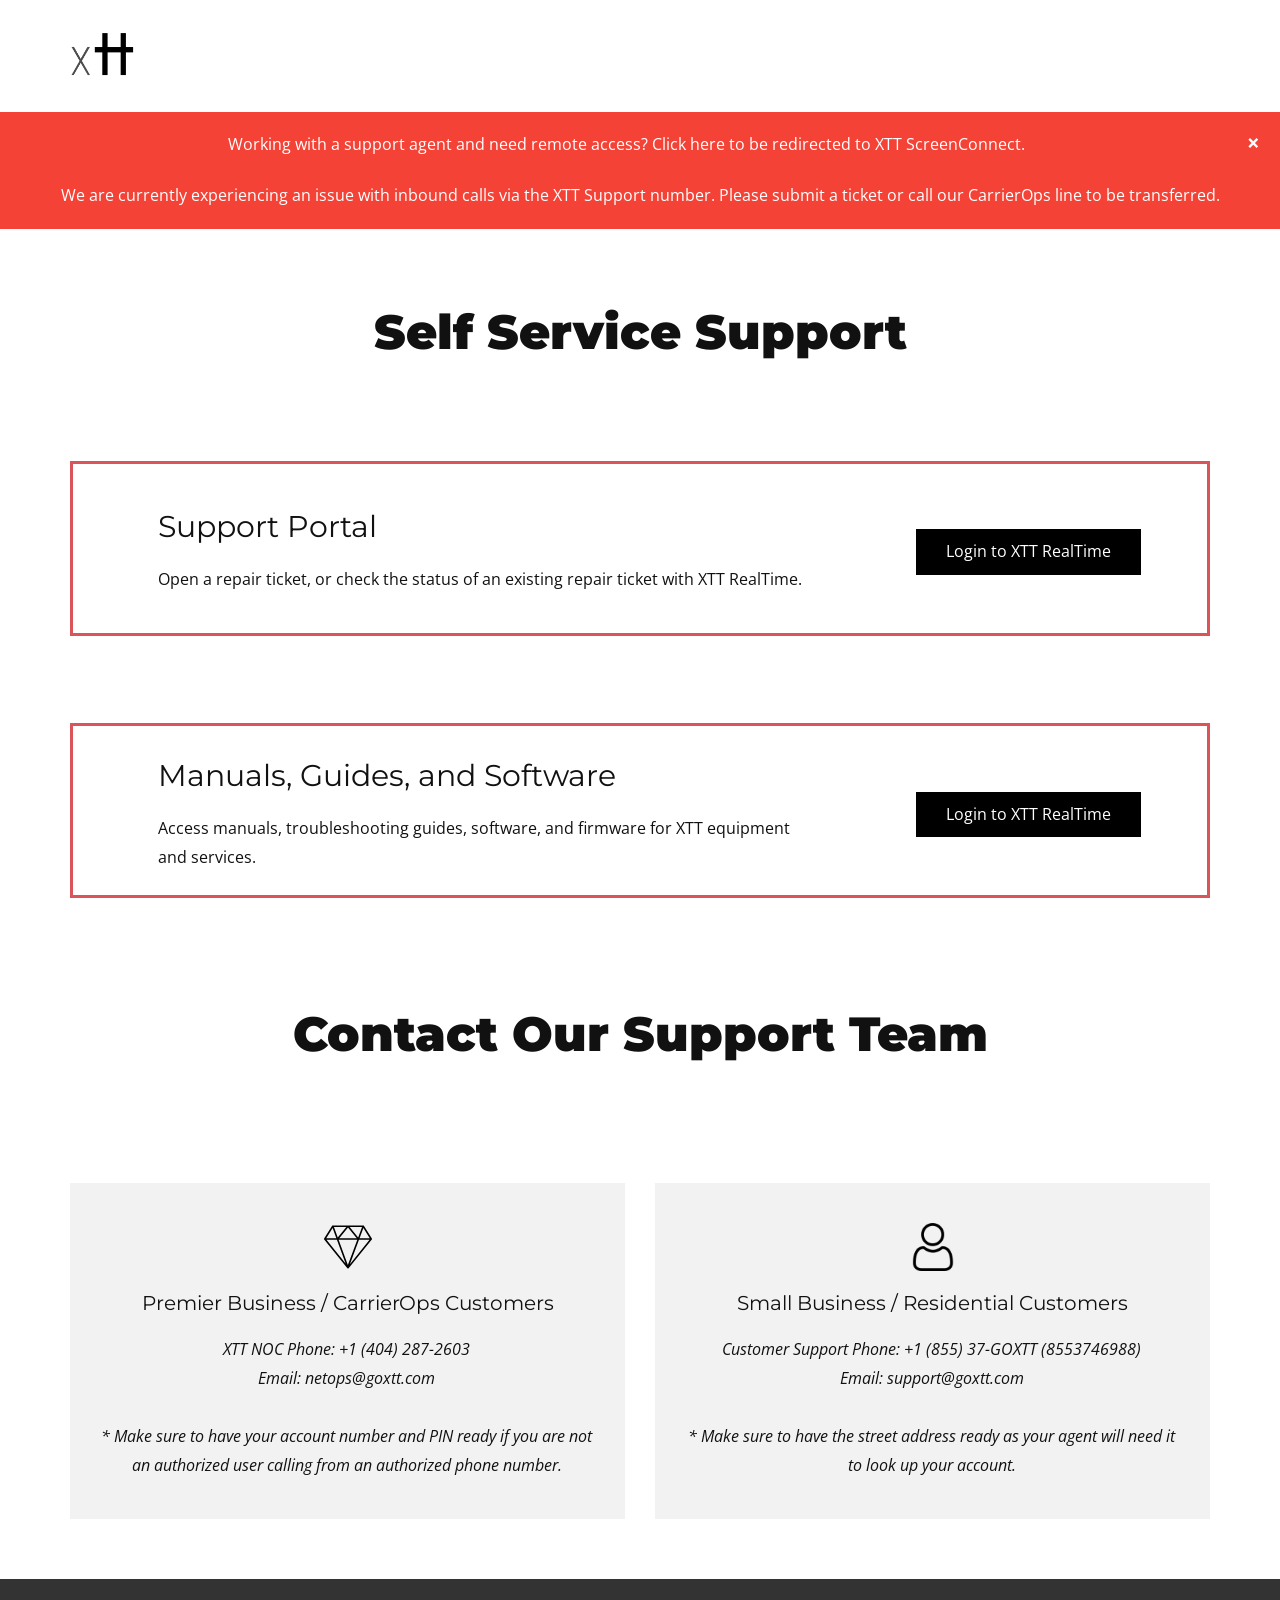
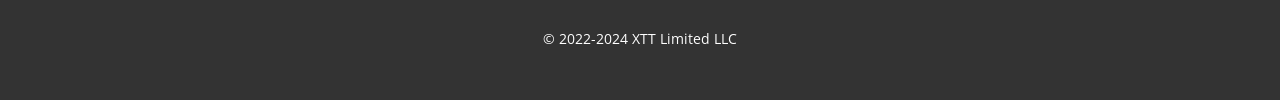
<file: index.html>
<!DOCTYPE html>
<html style="font-size: 16px;">
  <head>
    <meta name="viewport" content="width=device-width, initial-scale=1.0">
    <meta charset="utf-8">
    <meta name="keywords" content="Self Service Support, Contact Our Support Team">
    <meta name="description" content="">
    <meta name="page_type" content="np-template-header-footer-from-plugin">
    <title>Support</title>
    <link rel="stylesheet" href="nicepage.css" media="screen">
    <style>
      /* The alert message box */
.alert {
  padding: 20px;
  background-color: #f44336; /* Red */
  color: white;
  margin-bottom: 15px;
  link
}

/* The close button */
.closebtn {
  margin-left: 15px;
  color: white;
  font-weight: bold;
  float: right;
  font-size: 22px;
  line-height: 20px;
  cursor: pointer;
  transition: 0.3s;
}

/* When moving the mouse over the close button */
.closebtn:hover {
  color: black;
}

a{
  color: white;
}
</style>
<link rel="stylesheet" href="Support.css" media="screen">
    <script class="u-script" type="text/javascript" src="jquery.js" defer=""></script>
    <script class="u-script" type="text/javascript" src="nicepage.js" defer=""></script>
    <meta name="generator" content="Nicepage 4.3.3, nicepage.com">
    <link rel="icon" href="images/favicon.png">
    <link id="u-theme-google-font" rel="stylesheet" href="https://fonts.googleapis.com/css?family=Montserrat:100,100i,200,200i,300,300i,400,400i,500,500i,600,600i,700,700i,800,800i,900,900i|Open+Sans:300,300i,400,400i,600,600i,700,700i,800,800i">
    
    
    
    
    
    
    <script type="application/ld+json">{
		"@context": "http://schema.org",
		"@type": "Organization",
		"name": "",
		"logo": "images/SimpleLogoSmall.png"
}</script>
    <meta name="theme-color" content="#232b79">
    <meta property="og:title" content="Support">
    <meta property="og:type" content="website">
  </head>
  <body class="u-body"><header class="u-clearfix u-header u-header" id="sec-a184"><div class="u-clearfix u-sheet u-sheet-1">
        <a href="https://goxtt.com" class="u-image u-logo u-image-1" data-image-width="250" data-image-height="250" title="goxtt">
          <img src="images/SimpleLogoSmall.png" class="u-logo-image u-logo-image-1">
        </a>
        <nav class="u-menu u-menu-dropdown u-offcanvas u-menu-1">
          <div class="menu-collapse" style="font-size: 1rem; letter-spacing: 0px;">
            <a class="u-button-style u-custom-left-right-menu-spacing u-custom-padding-bottom u-custom-top-bottom-menu-spacing u-nav-link u-text-active-palette-1-base u-text-hover-palette-2-base" href="#">
              <svg class="u-svg-link" viewBox="0 0 24 24"><use xmlns:xlink="http://www.w3.org/1999/xlink" xlink:href="#menu-hamburger"></use></svg>
              <svg class="u-svg-content" version="1.1" id="menu-hamburger" viewBox="0 0 16 16" x="0px" y="0px" xmlns:xlink="http://www.w3.org/1999/xlink" xmlns="http://www.w3.org/2000/svg"><g><rect y="1" width="16" height="2"></rect><rect y="7" width="16" height="2"></rect><rect y="13" width="16" height="2"></rect>
</g></svg>
            </a>
          </div>
          <div class="u-custom-menu u-nav-container">
          </div>
          <div class="u-custom-menu u-nav-container-collapse">
            <div class="u-black u-container-style u-inner-container-layout u-opacity u-opacity-95 u-sidenav">
              <div class="u-inner-container-layout u-sidenav-overflow">
                <div class="u-menu-close"></div>
                
              </div>
            </div>
            <div class="u-black u-menu-overlay u-opacity u-opacity-70"></div>
          </div>
        </nav>
      </div></header>
      <div class="alert">
  <span class="closebtn" onclick="this.parentElement.style.display='none';">&times;</span>
  <center>Working with a support agent and need remote access? <a href="https://xtt.screenconnect.com">Click here to be redirected to XTT ScreenConnect.</a></center><br />
	      <center>We are currently experiencing an issue with inbound calls via the XTT Support number. Please submit a ticket or call our CarrierOps line to be transferred.</center>
</div>
    <section class="u-align-center u-clearfix u-section-1" id="sec-b460">
      <div class="u-clearfix u-sheet u-valign-middle u-sheet-1">
        <h1 class="u-text u-text-default u-text-1">Self Service Support</h1>
      </div>
    </section>
    <section class="u-clearfix u-section-2" id="sec-392b">
      <div class="u-clearfix u-sheet u-valign-middle u-sheet-1">
        <div class="u-align-left u-border-3 u-border-color-2-base u-expanded-width u-left-0 u-shape u-shape-1"></div>
        <div class="u-clearfix u-layout-wrap u-layout-wrap-1">
          <div class="u-layout">
            <div class="u-layout-row">
              <div class="u-align-center-sm u-align-center-xs u-align-left-lg u-align-left-md u-align-left-xl u-container-style u-layout-cell u-left-cell u-size-43 u-layout-cell-1">
                <div class="u-container-layout u-valign-middle u-container-layout-1">
                  <h3 class="u-text u-text-default u-text-1">Support Portal</h3>
                  <p class="u-text u-text-2">Open a repair ticket, or check the status of an existing repair ticket with XTT RealTime.</p>
                </div>
              </div>
              <div class="u-align-left u-container-style u-layout-cell u-right-cell u-size-17 u-layout-cell-2">
                <div class="u-container-layout u-valign-middle u-container-layout-2">
                  <a href="https://xtt.raiseaticket.com" class="u-black u-btn u-button-style u-btn-1" target="_blank">Login to XTT RealTime</a>
                </div>
              </div>
            </div>
          </div>
        </div>
      </div>
    </section>
    <section class="u-clearfix u-section-3" id="carousel_3c08">
      <div class="u-clearfix u-sheet u-valign-middle u-sheet-1">
        <div class="u-align-left u-border-3 u-border-color-2-base u-expanded-width u-left-0 u-shape u-shape-1"></div>
        <div class="u-clearfix u-layout-wrap u-layout-wrap-1">
          <div class="u-layout">
            <div class="u-layout-row">
              <div class="u-align-center-sm u-align-center-xs u-align-left-lg u-align-left-md u-align-left-xl u-container-style u-layout-cell u-left-cell u-size-43 u-layout-cell-1">
                <div class="u-container-layout u-valign-middle u-container-layout-1">
                  <h3 class="u-text u-text-default u-text-1">Manuals, Guides, and Software</h3>
                  <p class="u-text u-text-2">Access manuals, troubleshooting guides, software, and firmware for XTT equipment and services.</p>
                </div>
              </div>
              <div class="u-align-left u-container-style u-layout-cell u-right-cell u-size-17 u-layout-cell-2">
                <div class="u-container-layout u-valign-middle u-container-layout-2">
                  <a href="https://xtt.raiseaticket.com" class="u-black u-btn u-button-style u-btn-1" target="_blank">Login to XTT RealTime</a>
                </div>
              </div>
            </div>
          </div>
        </div>
      </div>
    </section>
    <section class="u-align-center u-clearfix u-section-4" id="sec-798f">
      <div class="u-clearfix u-sheet u-valign-middle u-sheet-1">
        <h1 class="u-text u-text-default u-text-1">Contact Our Support Team</h1>
      </div>
    </section>
    <section class="u-align-center u-clearfix u-section-5" id="sec-4fb5">
      <div class="u-clearfix u-sheet u-sheet-1">
        <div class="u-expanded-width u-list u-list-1">
          <div class="u-repeater u-repeater-1">
            <div class="u-align-center u-container-style u-grey-5 u-list-item u-repeater-item u-video-cover u-list-item-1">
              <div class="u-container-layout u-similar-container u-valign-middle u-container-layout-1"><span class="u-icon u-icon-circle u-text-black u-icon-1">
            <svg class="u-svg-link" preserveAspectRatio="xMidYMin slice" viewBox="0 0 59.986 59.986" style=""><use xmlns:xlink="http://www.w3.org/1999/xlink" xlink:href="#svg-bccd"></use></svg>
            <svg xmlns="http://www.w3.org/2000/svg" xmlns:xlink="http://www.w3.org/1999/xlink" version="1.1" xml:space="preserve" class="u-svg-content" viewBox="0 0 59.986 59.986" x="0px" y="0px" id="svg-bccd" style="enable-background:new 0 0 59.986 59.986;"><path d="M59.972,20.164c0.007-0.041,0.011-0.081,0.013-0.123c0.002-0.049,0.001-0.096-0.003-0.145  c-0.004-0.042-0.01-0.082-0.02-0.123c-0.011-0.048-0.026-0.094-0.044-0.14c-0.009-0.024-0.011-0.049-0.022-0.072  c-0.008-0.017-0.022-0.03-0.031-0.047c-0.009-0.017-0.013-0.035-0.023-0.052l-10-16c-0.046-0.073-0.1-0.139-0.161-0.197  c-0.001-0.001-0.002-0.001-0.003-0.002c-0.086-0.081-0.188-0.139-0.297-0.185c-0.014-0.006-0.023-0.018-0.038-0.024  c-0.011-0.004-0.023-0.002-0.034-0.005c-0.101-0.034-0.205-0.057-0.314-0.057h-38c-0.108,0-0.211,0.023-0.31,0.056  c-0.011,0.003-0.022,0.001-0.032,0.005c-0.015,0.005-0.024,0.017-0.038,0.023c-0.104,0.043-0.202,0.099-0.287,0.175  c-0.005,0.005-0.012,0.008-0.017,0.012c-0.062,0.058-0.117,0.125-0.163,0.198l-10,16c-0.01,0.016-0.014,0.035-0.023,0.052  c-0.009,0.017-0.023,0.03-0.031,0.047c-0.011,0.023-0.013,0.048-0.023,0.072c-0.018,0.046-0.033,0.092-0.044,0.14  c-0.009,0.041-0.016,0.082-0.02,0.124C0,19.945-0.001,19.993,0.001,20.041c0.002,0.042,0.006,0.082,0.013,0.123  c0.008,0.048,0.021,0.095,0.037,0.142c0.013,0.039,0.027,0.077,0.045,0.115c0.009,0.018,0.012,0.038,0.022,0.056  c0.016,0.029,0.04,0.051,0.058,0.078c0.014,0.021,0.022,0.044,0.039,0.064l28.989,35.986c0.002,0.003,0.004,0.005,0.006,0.007  l0.005,0.007c0.003,0.004,0.008,0.005,0.011,0.009c0.082,0.099,0.184,0.174,0.295,0.234c0.03,0.016,0.058,0.03,0.089,0.043  c0.121,0.051,0.249,0.087,0.383,0.087c0.114,0,0.229-0.02,0.343-0.061c0.017-0.006,0.028-0.02,0.045-0.027  c0.051-0.021,0.091-0.055,0.137-0.084c0.076-0.048,0.147-0.098,0.206-0.163c0.014-0.015,0.035-0.022,0.048-0.038l29-36  c0.016-0.02,0.024-0.044,0.039-0.064c0.019-0.027,0.042-0.049,0.058-0.078c0.01-0.018,0.013-0.038,0.022-0.056  c0.018-0.038,0.032-0.075,0.045-0.115C59.95,20.259,59.964,20.213,59.972,20.164z M32.095,4.993h15.459l-4.86,13.045L32.095,4.993z   M40.892,18.993H19.095L29.993,5.58L40.892,18.993z M17.222,18.125L12.423,4.993h15.469L17.222,18.125z M41.593,20.993  L29.818,52.599L18.269,20.993H41.593z M49.221,6.246l7.967,12.748H44.472L49.221,6.246z M10.756,6.259l4.653,12.734H2.798  L10.756,6.259z M16.14,20.993l10.839,29.664L3.083,20.993H16.14z M32.39,51.423l11.337-30.43h13.176L32.39,51.423z"></path></svg>
          </span>
                <h5 class="u-text u-text-default u-text-1">Premier Business / CarrierOps Customers</h5>
                <p class="u-text u-text-2">XTT NOC Phone: +1 (404) 287-2603<br>Email: netops@goxtt.com<br>
                  <br>* Make sure to have your account number and PIN ready if you are not an authorized user calling from an authorized phone number.
                </p>
              </div>
            </div>
            <div class="u-align-center u-container-style u-grey-5 u-list-item u-repeater-item u-list-item-2">
              <div class="u-container-layout u-similar-container u-valign-middle u-container-layout-2"><span class="u-file-icon u-icon u-icon-2"><img src="images/1077063.png" alt=""></span>
                <h5 class="u-text u-text-default u-text-3">Small Business / Residential Customers</h5>
                <p class="u-text u-text-4">Customer Support Phone: +1 (855) 37-GOXTT (8553746988)<br>Email: support@goxtt.com<br>
                  <br>* Make sure to have the street address ready as your agent will need it to look up your account.
                </p>
              </div>
            </div>
          </div>
        </div>
      </div>
    </section>
    
    
    <footer class="u-align-center u-clearfix u-footer u-grey-80 u-footer" id="sec-b796"><div class="u-clearfix u-sheet u-sheet-1">
        <p class="u-small-text u-text u-text-variant u-text-1">© 2022-2024 XTT Limited LLC</p>
      </div></footer>
  </body>
</html>
</file>
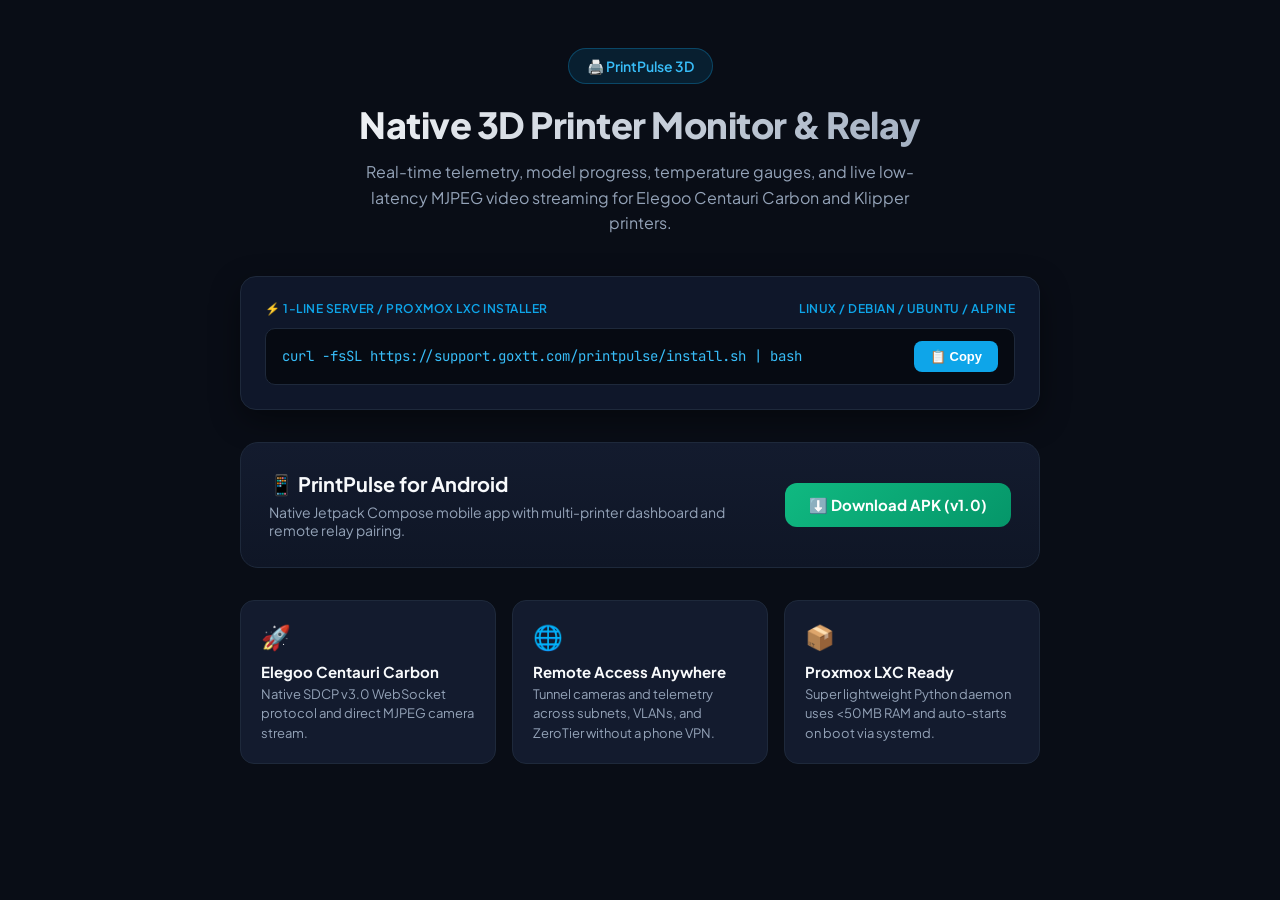
<file: printpulse/index.html>
<!DOCTYPE html>
<html lang="en">
<head>
  <meta charset="UTF-8">
  <meta name="viewport" content="width=device-width, initial-scale=1.0">
  <title>PrintPulse - 3D Printer Monitor & Relay Agent</title>
  <link href="https://fonts.googleapis.com/css2?family=Plus+Jakarta+Sans:wght@400;500;600;700;800&family=JetBrains+Mono:wght@500;700&display=swap" rel="stylesheet">
  <style>
    :root {
      --bg: #090d16;
      --card-bg: #131b2e;
      --border: #1e293b;
      --cyan: #0ea5e9;
      --cyan-glow: #38bdf8;
      --green: #10b981;
      --text: #f8fafc;
      --text-muted: #94a3b8;
    }
    * { box-sizing: border-box; margin: 0; padding: 0; }
    body {
      font-family: 'Plus Jakarta Sans', sans-serif;
      background: var(--bg);
      color: var(--text);
      min-height: 100vh;
      display: flex;
      flex-direction: column;
      align-items: center;
      padding: 48px 20px;
    }
    .container {
      max-width: 800px;
      width: 100%;
    }
    header {
      text-align: center;
      margin-bottom: 40px;
    }
    .logo-badge {
      display: inline-flex;
      align-items: center;
      gap: 10px;
      background: rgba(14, 165, 233, 0.12);
      border: 1px solid rgba(14, 165, 233, 0.3);
      padding: 8px 18px;
      border-radius: 999px;
      color: var(--cyan-glow);
      font-size: 14px;
      font-weight: 600;
      margin-bottom: 18px;
    }
    h1 {
      font-size: 36px;
      font-weight: 800;
      letter-spacing: -0.5px;
      margin-bottom: 12px;
      background: linear-gradient(135deg, #ffffff, #94a3b8);
      -webkit-background-clip: text;
      -webkit-text-fill-color: transparent;
    }
    p.lead {
      color: var(--text-muted);
      font-size: 16px;
      line-height: 1.6;
      max-width: 600px;
      margin: 0 auto;
    }

    /* Terminal Box */
    .cmd-card {
      background: #0f172a;
      border: 1px solid var(--border);
      border-radius: 16px;
      padding: 24px;
      margin: 32px 0;
      box-shadow: 0 10px 30px rgba(0,0,0,0.4);
    }
    .cmd-header {
      display: flex;
      justify-content: space-between;
      align-items: center;
      margin-bottom: 12px;
      font-size: 12px;
      font-weight: 600;
      text-transform: uppercase;
      letter-spacing: 0.5px;
      color: var(--cyan);
    }
    .cmd-box {
      display: flex;
      align-items: center;
      justify-content: space-between;
      background: #060a12;
      border: 1px solid #1e293b;
      border-radius: 10px;
      padding: 12px 16px;
      gap: 12px;
    }
    .cmd-text {
      font-family: 'JetBrains Mono', monospace;
      font-size: 14px;
      color: #38bdf8;
      word-break: break-all;
    }
    .btn-copy {
      background: var(--cyan);
      color: white;
      border: none;
      padding: 8px 16px;
      border-radius: 8px;
      font-weight: 600;
      font-size: 13px;
      cursor: pointer;
      white-space: nowrap;
      transition: all 0.2s;
    }
    .btn-copy:hover {
      background: #0284c7;
    }

    /* App Download Section */
    .app-card {
      background: linear-gradient(180deg, var(--card-bg), #0f1626);
      border: 1px solid var(--border);
      border-radius: 18px;
      padding: 28px;
      display: flex;
      align-items: center;
      justify-content: space-between;
      gap: 20px;
      margin-bottom: 32px;
    }
    @media(max-width: 600px) {
      .app-card { flex-direction: column; text-align: center; }
    }
    .app-info h3 { font-size: 20px; margin-bottom: 6px; }
    .app-info p { font-size: 14px; color: var(--text-muted); }
    .btn-download {
      background: linear-gradient(135deg, #10b981, #059669);
      color: white;
      text-decoration: none;
      padding: 12px 24px;
      border-radius: 12px;
      font-weight: 700;
      font-size: 15px;
      display: inline-flex;
      align-items: center;
      gap: 8px;
      transition: transform 0.2s;
      white-space: nowrap;
    }
    .btn-download:hover {
      transform: translateY(-2px);
    }

    /* Features Grid */
    .features {
      display: grid;
      grid-template-columns: repeat(auto-fit, minmax(220px, 1fr));
      gap: 16px;
    }
    .feature-item {
      background: var(--card-bg);
      border: 1px solid var(--border);
      border-radius: 14px;
      padding: 20px;
    }
    .feature-icon { font-size: 24px; margin-bottom: 10px; }
    .feature-title { font-size: 15px; font-weight: 700; margin-bottom: 4px; }
    .feature-desc { font-size: 13px; color: var(--text-muted); line-height: 1.5; }
  </style>
</head>
<body>
  <div class="container">
    <header>
      <div class="logo-badge">🖨️ PrintPulse 3D</div>
      <h1>Native 3D Printer Monitor & Relay</h1>
      <p class="lead">
        Real-time telemetry, model progress, temperature gauges, and live low-latency MJPEG video streaming for Elegoo Centauri Carbon and Klipper printers.
      </p>
    </header>

    <!-- 1-Line Installer -->
    <div class="cmd-card">
      <div class="cmd-header">
        <span>⚡ 1-Line Server / Proxmox LXC Installer</span>
        <span>Linux / Debian / Ubuntu / Alpine</span>
      </div>
      <div class="cmd-box">
        <span class="cmd-text" id="install-cmd">curl -fsSL https://support.goxtt.com/printpulse/install.sh | bash</span>
        <button class="btn-copy" onclick="copyInstallCmd()">📋 Copy</button>
      </div>
    </div>

    <!-- Android App Card -->
    <div class="app-card">
      <div class="app-info">
        <h3>📱 PrintPulse for Android</h3>
        <p>Native Jetpack Compose mobile app with multi-printer dashboard and remote relay pairing.</p>
      </div>
      <a href="printpulse.apk" class="btn-download">
        ⬇️ Download APK (v1.0)
      </a>
    </div>

    <!-- Features -->
    <div class="features">
      <div class="feature-item">
        <div class="feature-icon">🚀</div>
        <div class="feature-title">Elegoo Centauri Carbon</div>
        <div class="feature-desc">Native SDCP v3.0 WebSocket protocol and direct MJPEG camera stream.</div>
      </div>
      <div class="feature-item">
        <div class="feature-icon">🌐</div>
        <div class="feature-title">Remote Access Anywhere</div>
        <div class="feature-desc">Tunnel cameras and telemetry across subnets, VLANs, and ZeroTier without a phone VPN.</div>
      </div>
      <div class="feature-item">
        <div class="feature-icon">📦</div>
        <div class="feature-title">Proxmox LXC Ready</div>
        <div class="feature-desc">Super lightweight Python daemon uses &lt;50MB RAM and auto-starts on boot via systemd.</div>
      </div>
    </div>
  </div>

  <script>
    function copyInstallCmd() {
      const text = document.getElementById('install-cmd').innerText;
      navigator.clipboard.writeText(text);
      alert('Copied to clipboard!\n\n' + text);
    }
  </script>
</body>
</html>
</file>
